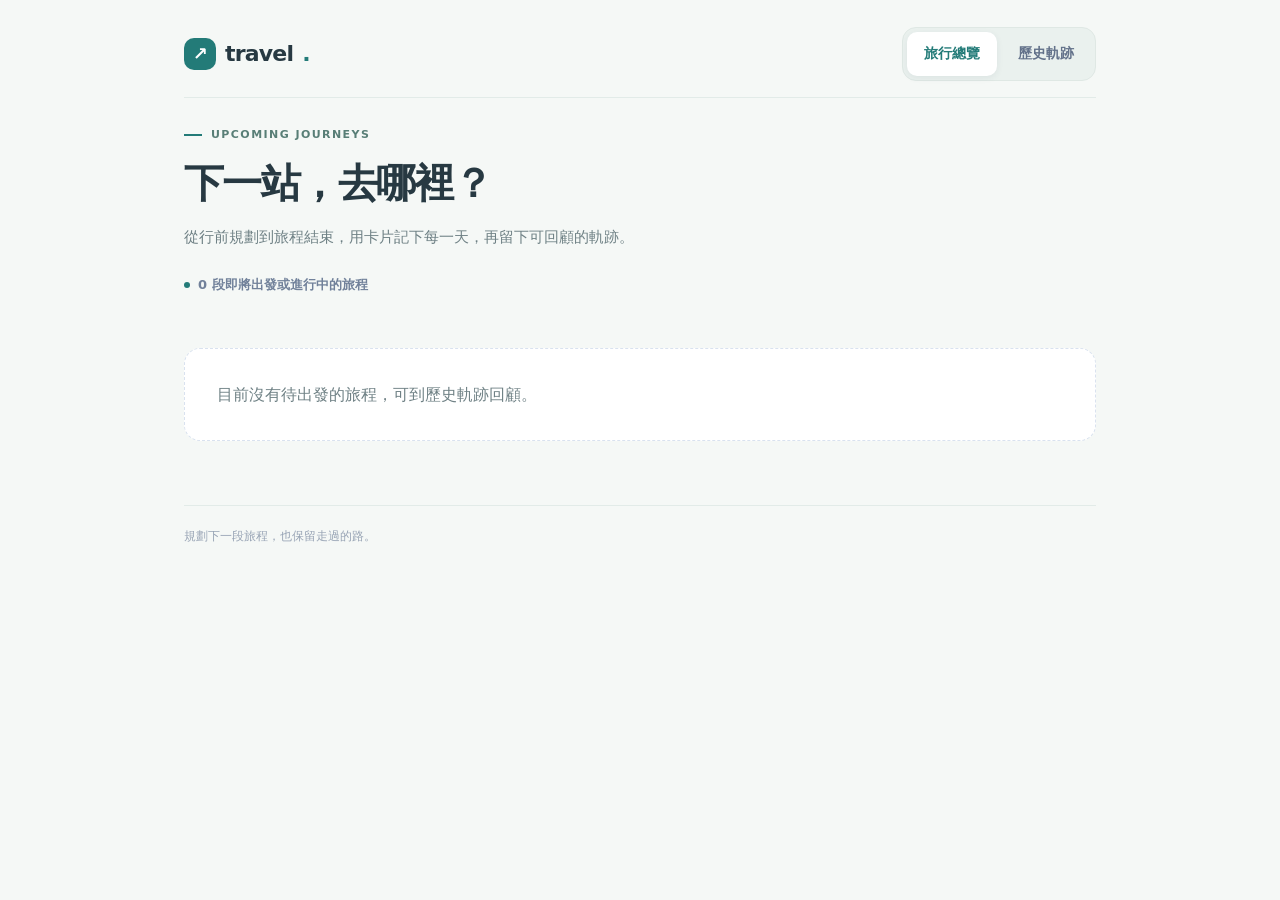
<file: index.html>
<!doctype html>
<html lang="zh-Hant"><head><meta charset="utf-8"><meta name="viewport" content="width=device-width,initial-scale=1"><title>旅行總覽｜travel</title><meta name="description" content="從行前規劃到旅程結束，用卡片記下每一天，再留下可回顧的軌跡。"><link rel="stylesheet" href="assets/css/site.css"><link rel="stylesheet" href="assets/css/navigation.css"><link rel="stylesheet" href="assets/css/mobile.css"></head>
<body data-view="catalog"><main><nav class="site-nav" aria-label="網站導覽"><a class="brand" href="./" aria-label="travel 首頁"><span class="brand-mark" aria-hidden="true">↗</span>travel<span style="color:#265bdd">.</span></a><div class="nav-links"><a href="./" aria-current="page">旅行總覽</a><a href="history.html">歷史軌跡</a></div></nav><header><div class="eyebrow">UPCOMING JOURNEYS</div><h1>下一站，去哪裡？</h1><p class="intro">從行前規劃到旅程結束，用卡片記下每一天，再留下可回顧的軌跡。</p><p id="tripCount" aria-live="polite">載入旅程中…</p></header><div id="trips" class="grid"></div><noscript>請啟用 JavaScript 以查看旅程。<a href="trips/2026-busan/">釜山</a> · <a href="trips/2026-danang/">峴港</a></noscript><footer>規劃下一段旅程，也保留走過的路。</footer></main><script type="module" src="assets/js/catalog.js"></script></body></html>
</file>
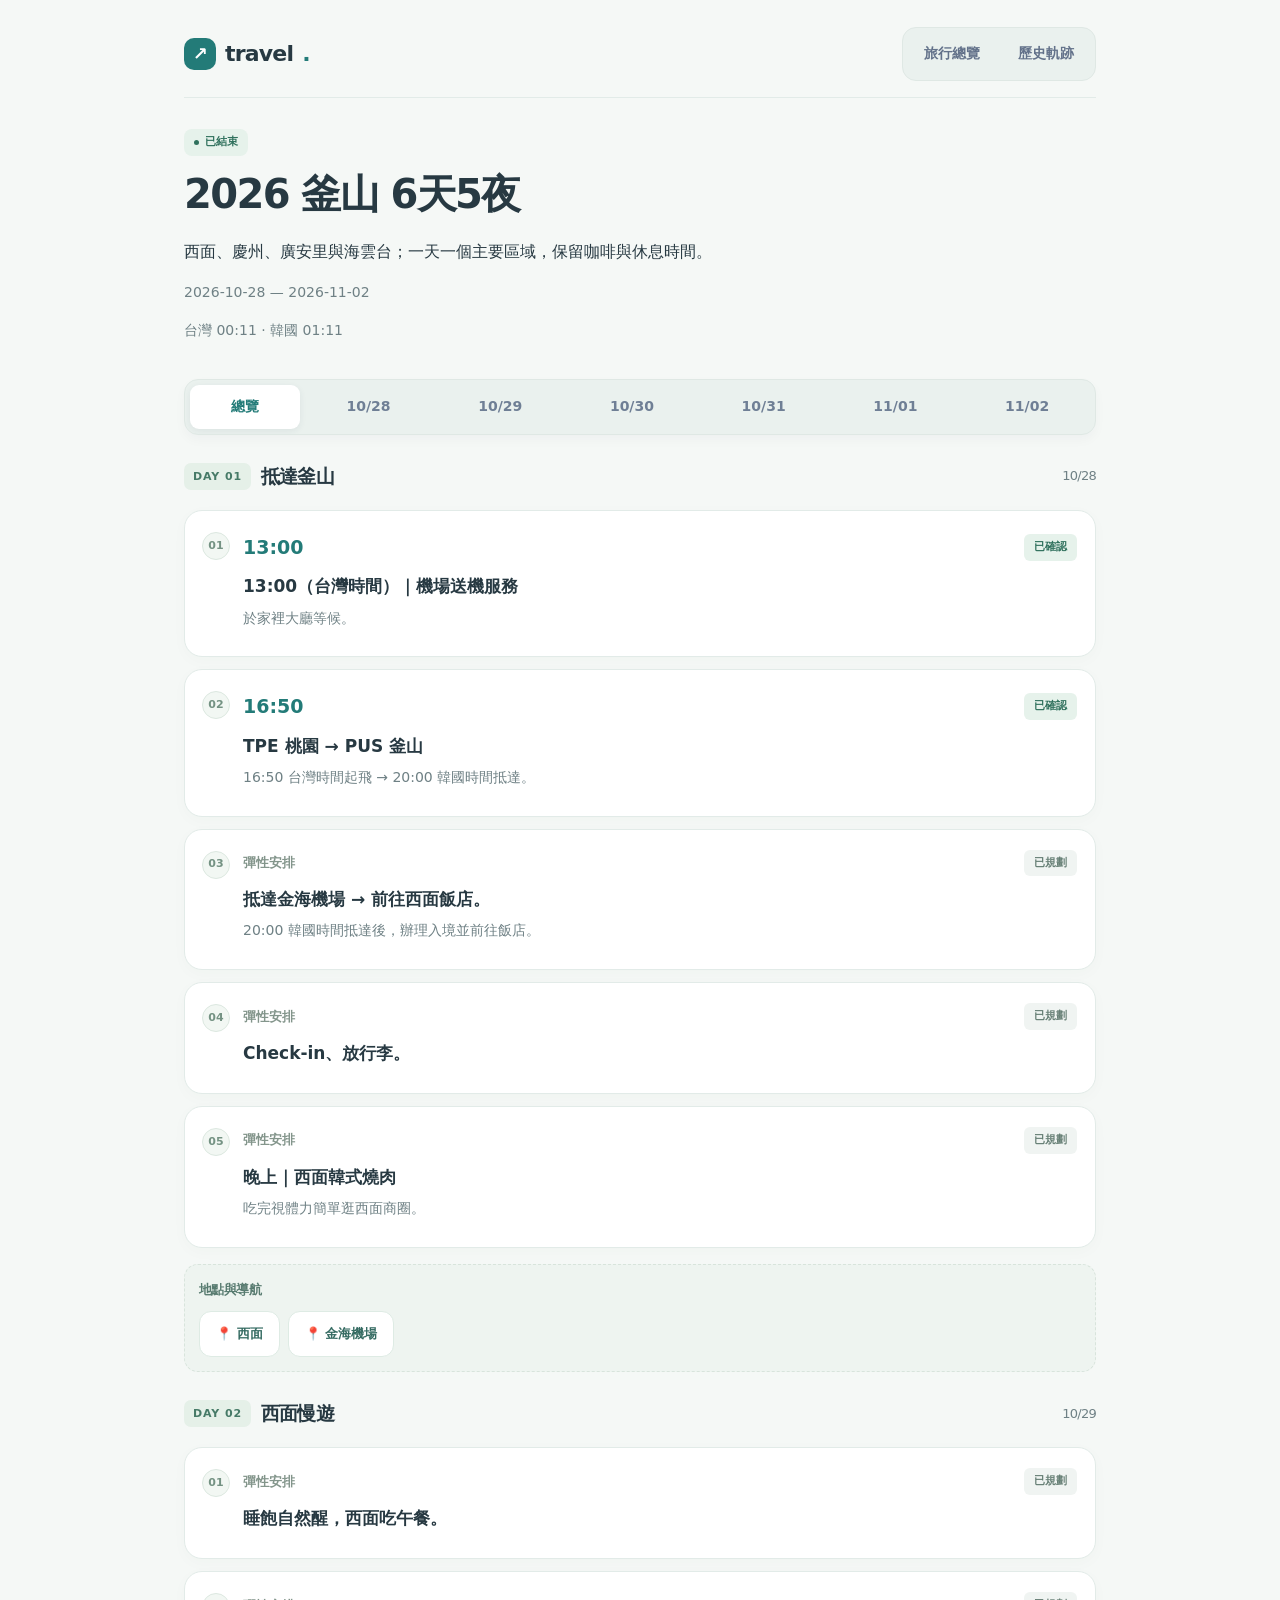
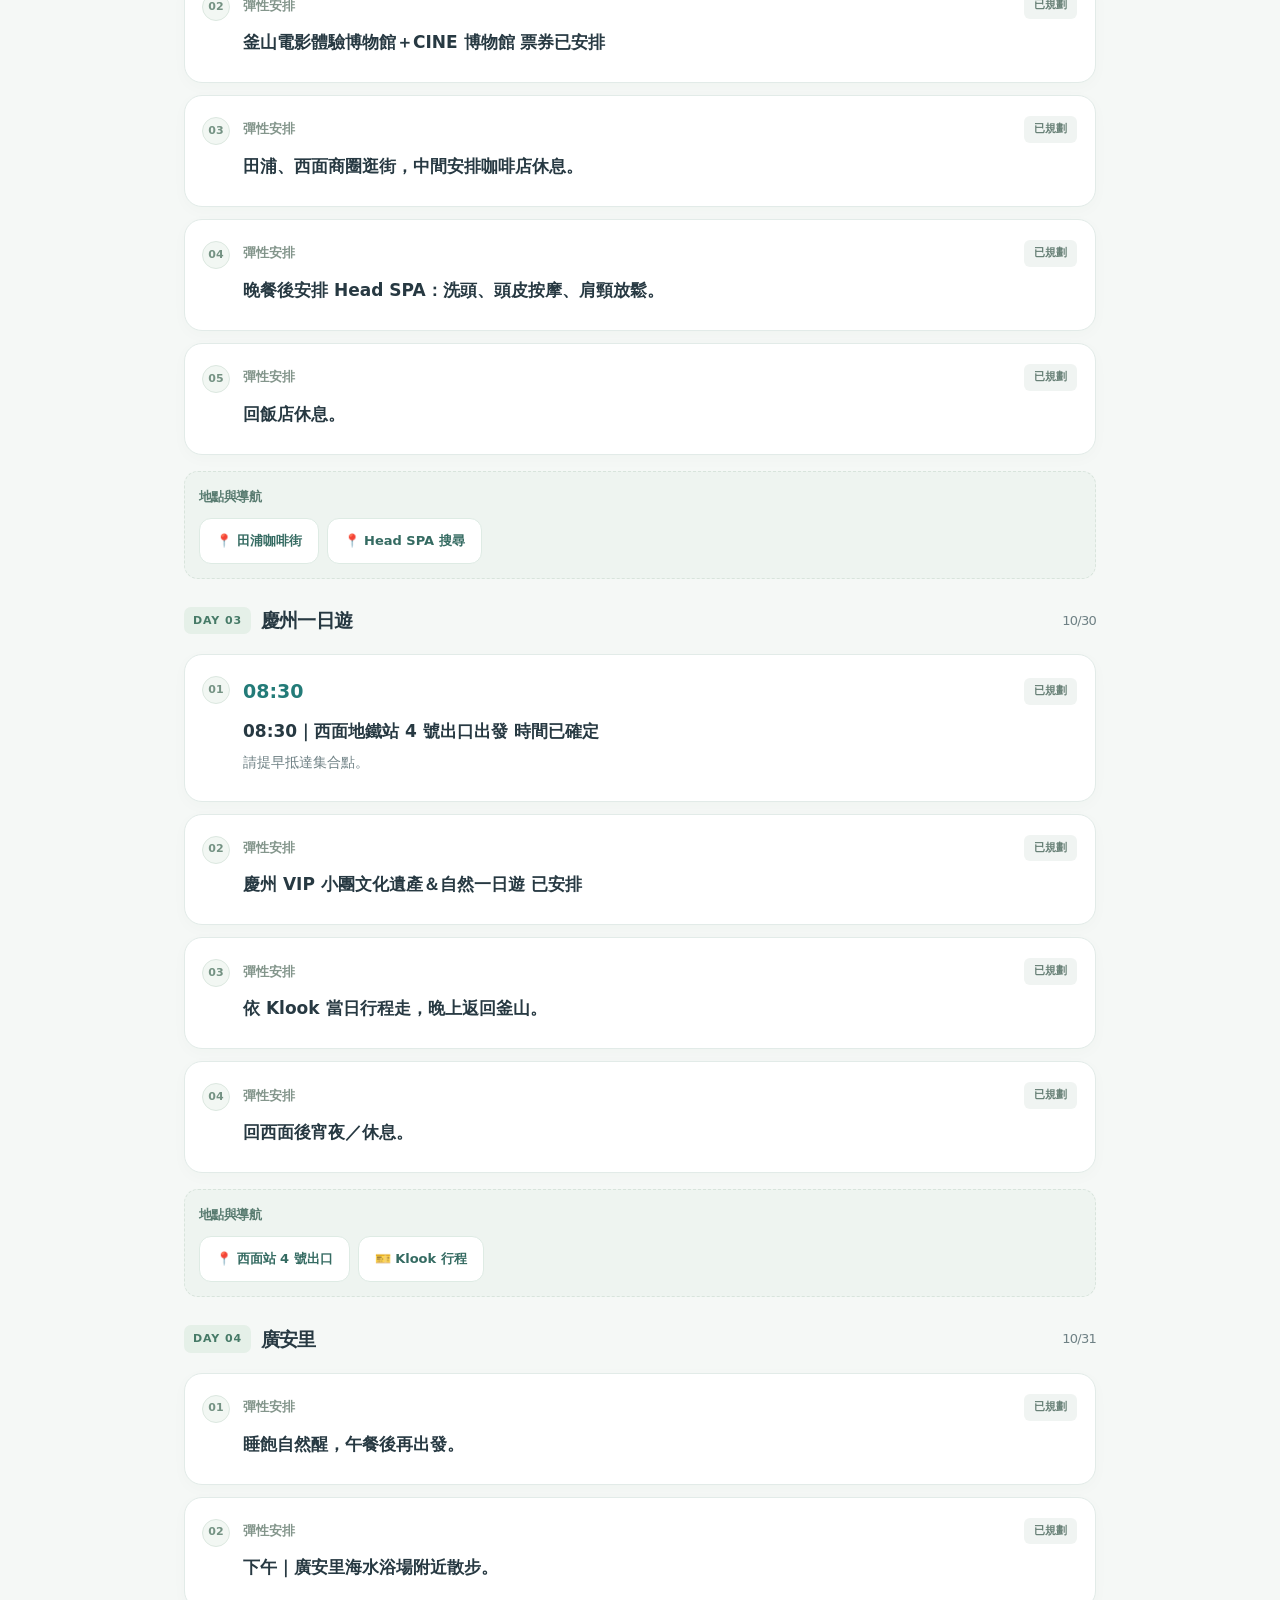
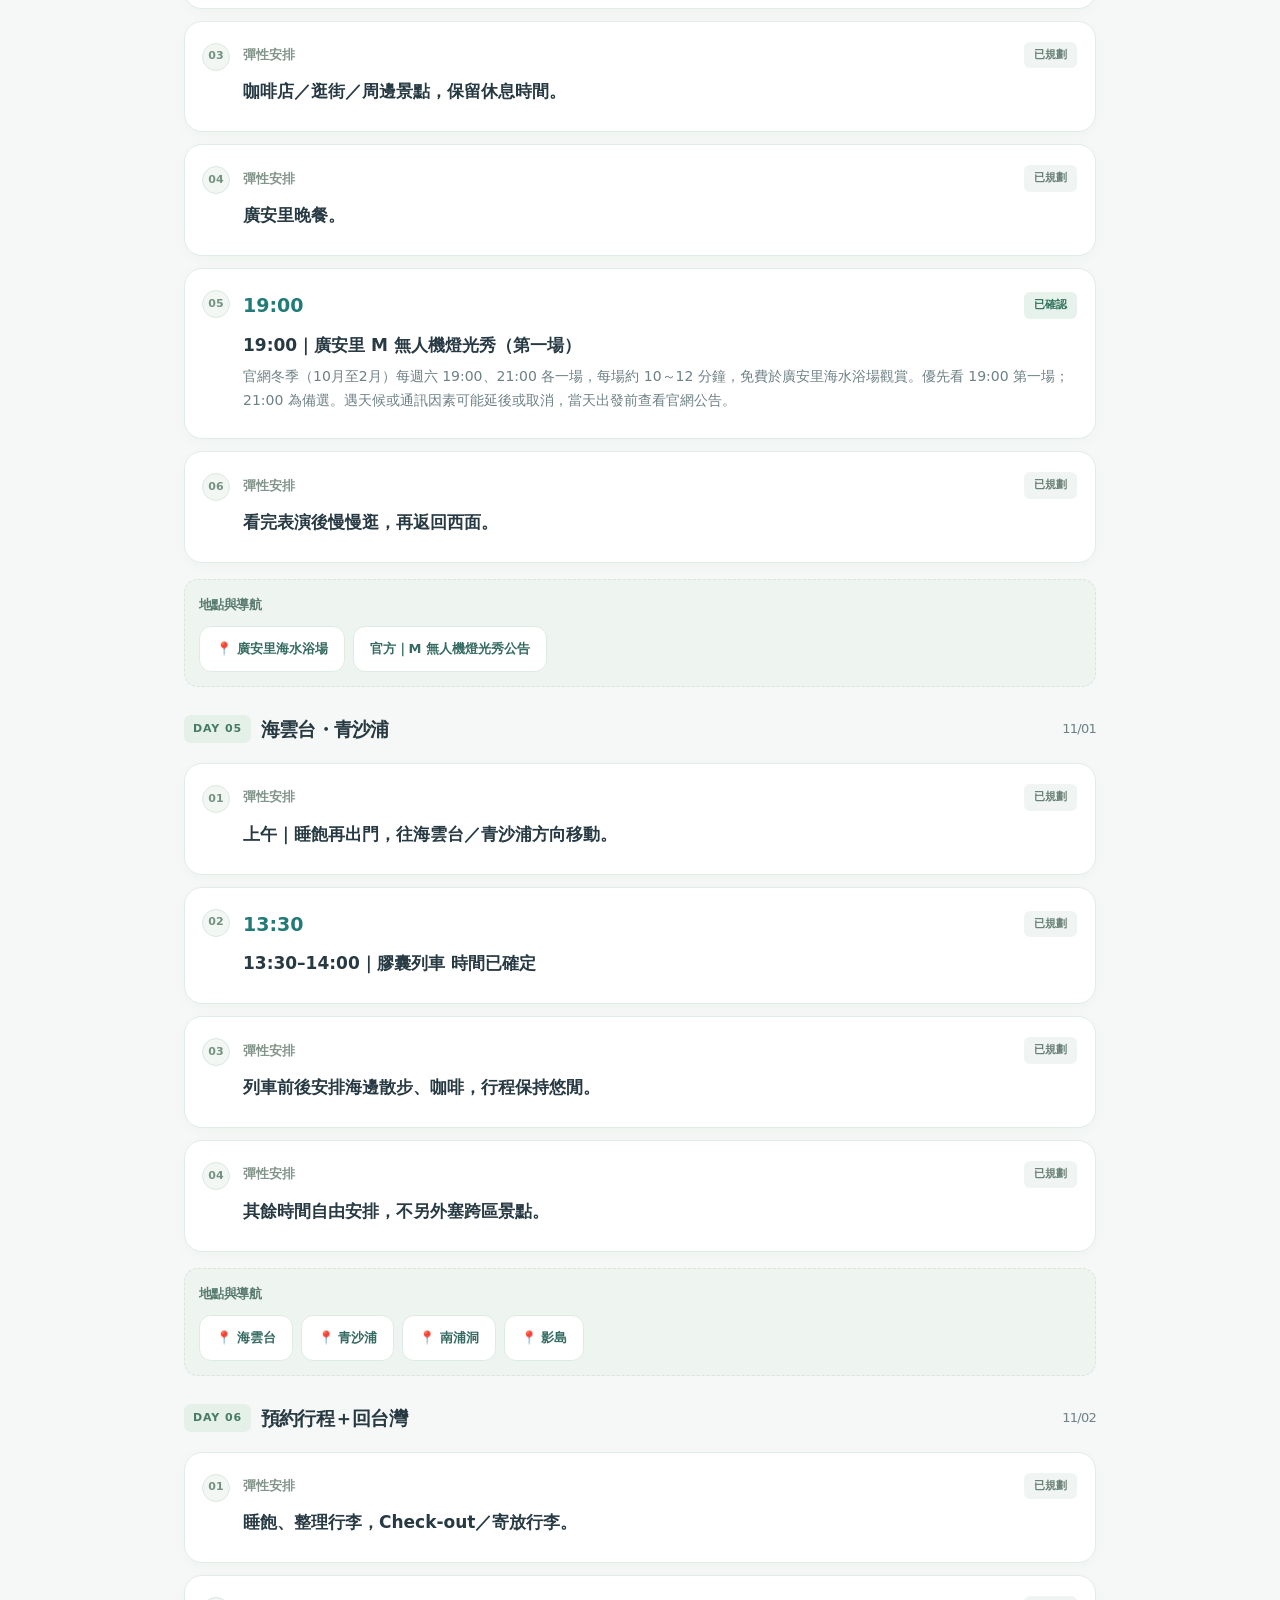
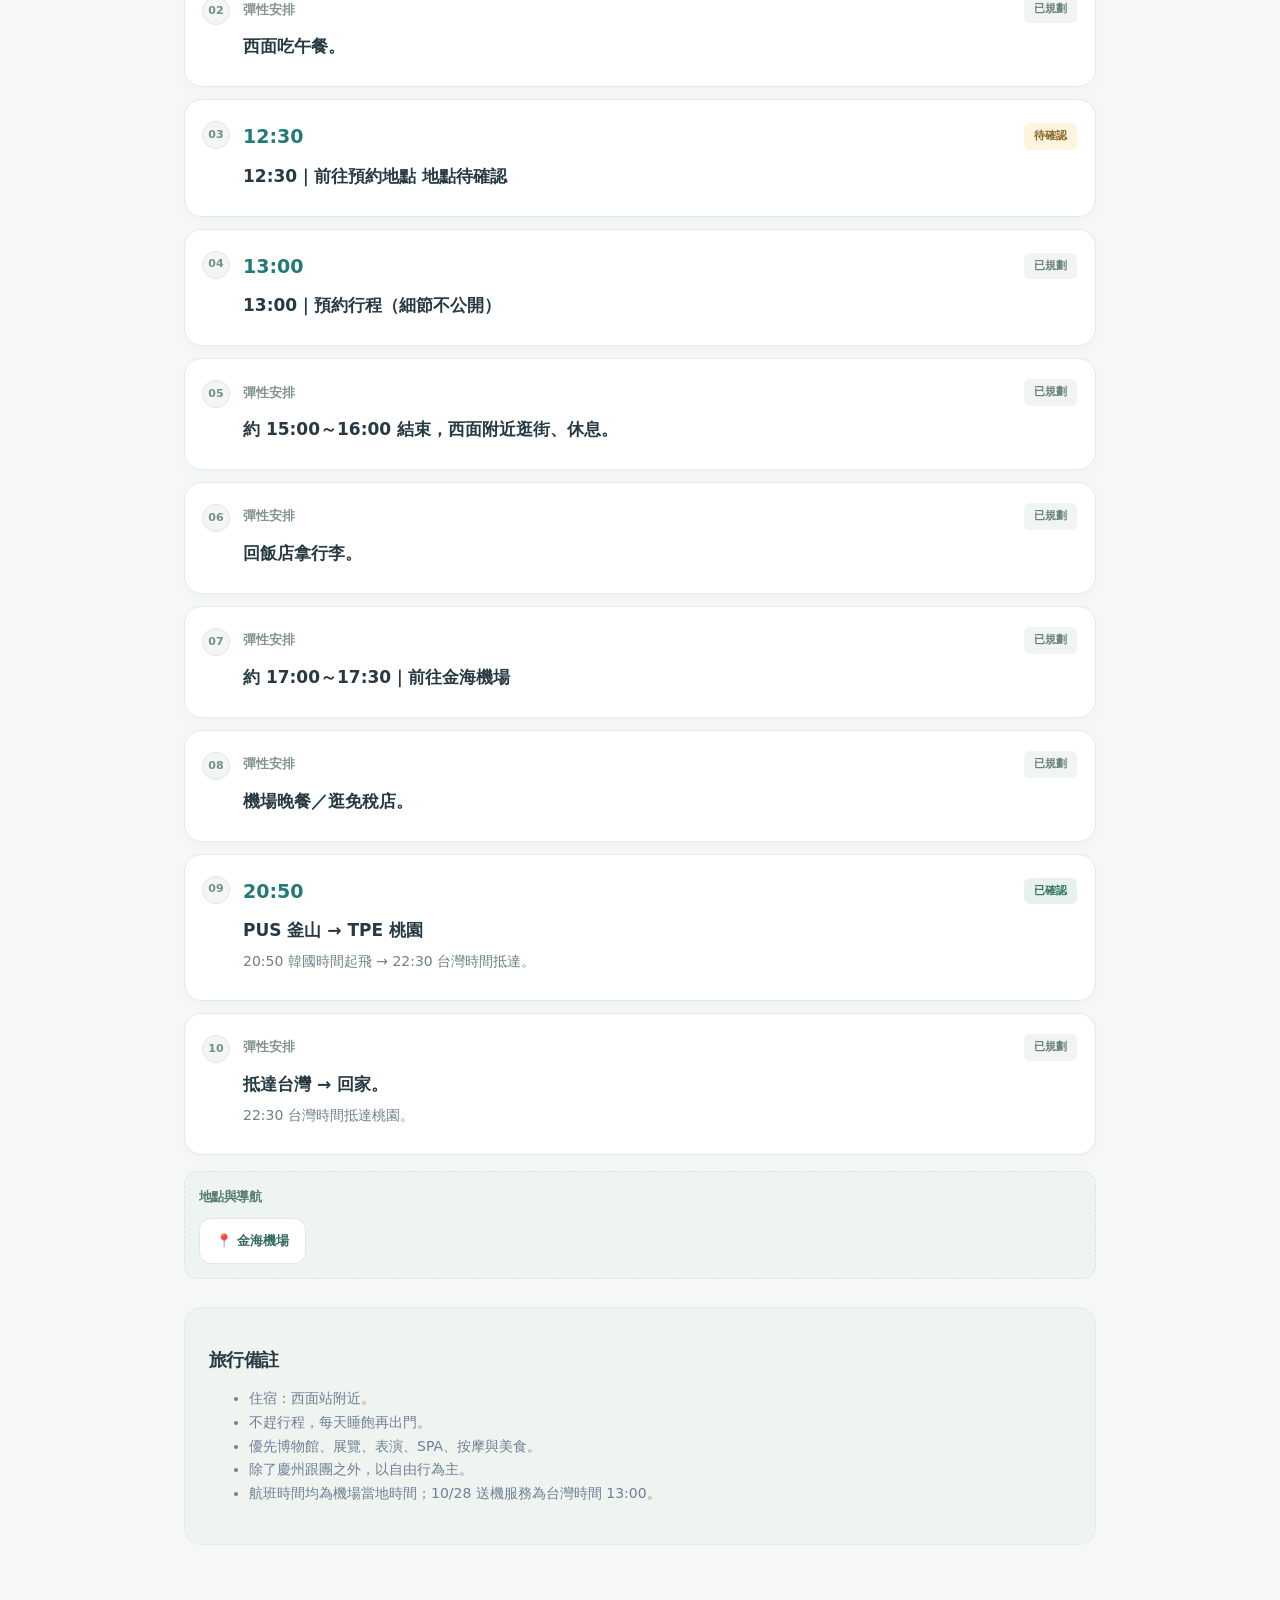
<file: trips/2026-busan/index.html>
<!doctype html>
<html lang="zh-Hant"><head><meta charset="utf-8"><meta name="viewport" content="width=device-width,initial-scale=1"><title>2026 釜山｜travel</title><link rel="stylesheet" href="../../assets/css/site.css"><meta property="og:url" content="https://nelsonyang9527-eng.github.io/travel/trips/2026-busan/"><link rel="stylesheet" href="../../assets/css/navigation.css"><link rel="stylesheet" href="../../assets/css/mobile.css"></head><body><main><nav class="site-nav" aria-label="網站導覽"><a class="brand" href="../../" aria-label="travel 首頁"><span class="brand-mark" aria-hidden="true">↗</span>travel<span style="color:#265bdd">.</span></a><div class="nav-links"><a href="../../">旅行總覽</a><a href="../../history.html">歷史軌跡</a></div></nav><header><span id="status" class="badge">載入中</span><h1 id="title">2026 釜山 6天5夜</h1><p id="summary"></p><p id="dates" class="dates"></p><p id="clock"></p></header><div id="tabs" class="tabs" role="group" aria-label="行程日期"></div><div id="days"></div><aside class="notes"><h2>旅行備註</h2><ul id="notes"></ul></aside><noscript>請啟用 JavaScript 以查看行程卡片。</noscript></main><script type="module" src="../../assets/js/trip.js"></script></body></html>
</file>
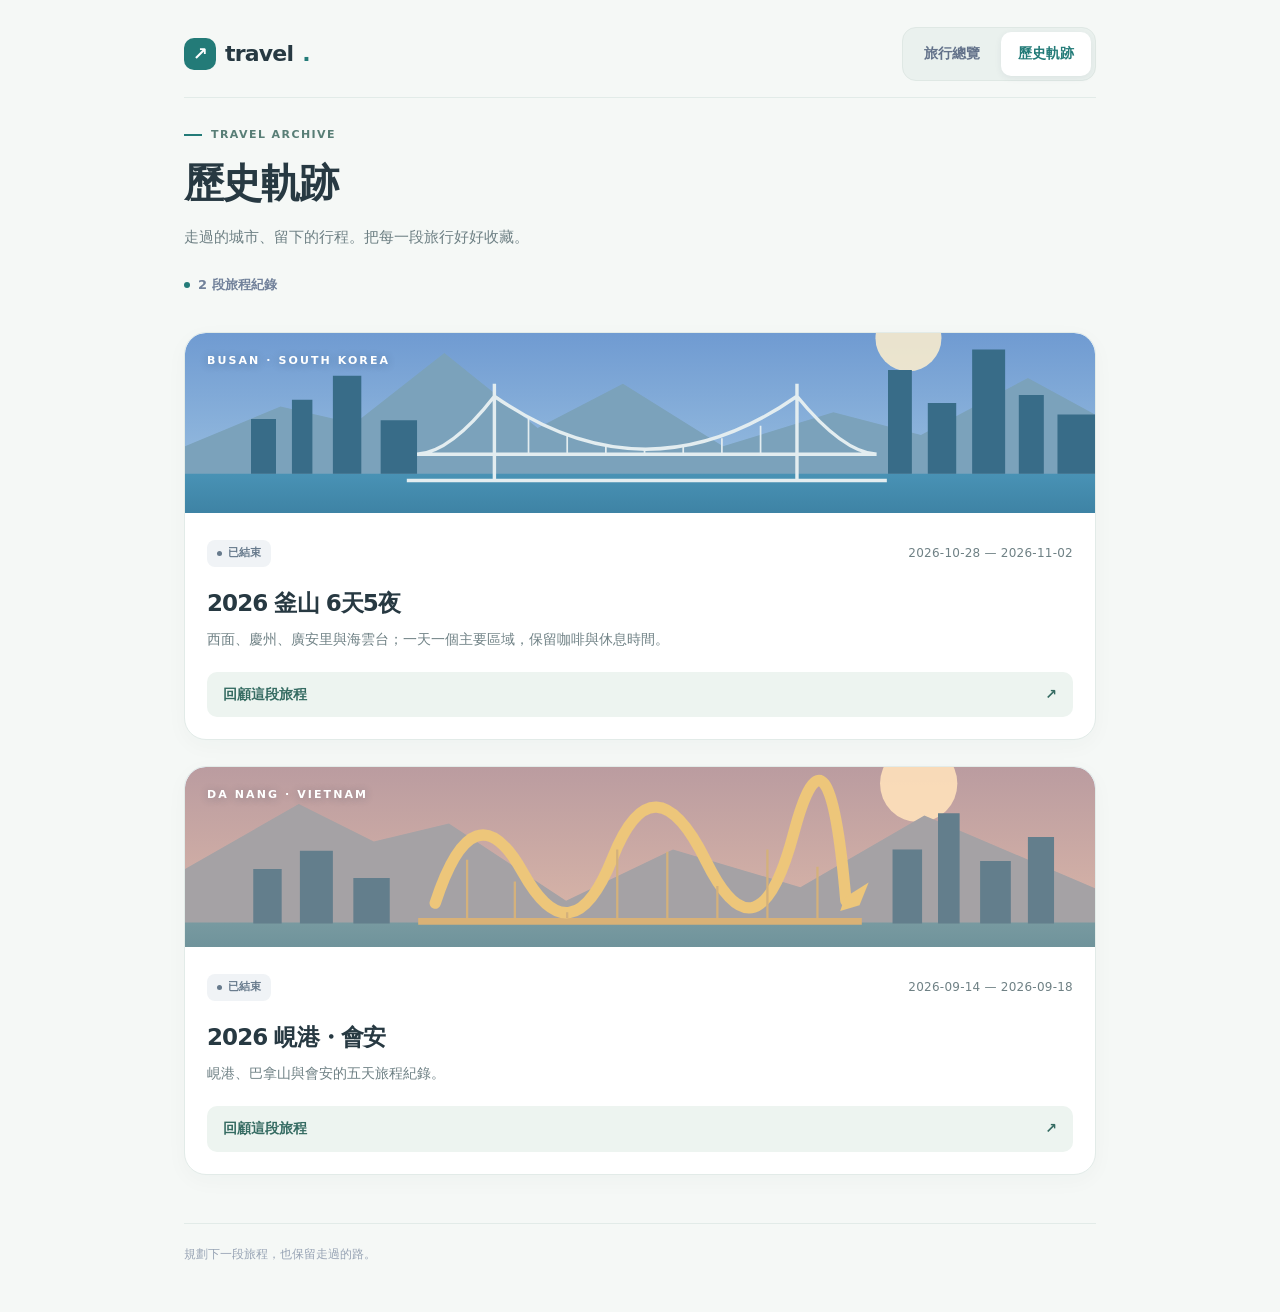
<file: history.html>
<!doctype html>
<html lang="zh-Hant"><head><meta charset="utf-8"><meta name="viewport" content="width=device-width,initial-scale=1"><title>歷史軌跡｜travel</title><meta name="description" content="走過的城市、留下的行程。把每一段旅行好好收藏。"><link rel="stylesheet" href="assets/css/site.css"><link rel="stylesheet" href="assets/css/navigation.css"><link rel="stylesheet" href="assets/css/mobile.css"></head>
<body data-view="history"><main><nav class="site-nav" aria-label="網站導覽"><a class="brand" href="./" aria-label="travel 首頁"><span class="brand-mark" aria-hidden="true">↗</span>travel<span style="color:#265bdd">.</span></a><div class="nav-links"><a href="./">旅行總覽</a><a href="history.html" aria-current="page">歷史軌跡</a></div></nav><header><div class="eyebrow">TRAVEL ARCHIVE</div><h1>歷史軌跡</h1><p class="intro">走過的城市、留下的行程。把每一段旅行好好收藏。</p><p id="tripCount" aria-live="polite">載入旅程中…</p></header><div id="trips" class="timeline"></div><noscript>請啟用 JavaScript 以查看旅程。<a href="trips/2026-busan/">釜山</a> · <a href="trips/2026-danang/">峴港</a></noscript><footer>規劃下一段旅程，也保留走過的路。</footer></main><script type="module" src="assets/js/catalog.js"></script></body></html>
</file>
<file: assets/css/site.css>
:root{color-scheme:light;--ink:#172c48;--muted:#748197;--accent:#265bdd;--line:#e4eaf2;--paper:#fff;--background:#f5f7fb}
*{box-sizing:border-box}body{margin:0;background:var(--background);color:var(--ink);font-family:system-ui,-apple-system,"Noto Sans TC",sans-serif;line-height:1.7;-webkit-font-smoothing:antialiased}main{max-width:1040px;margin:auto;padding:24px 28px 64px}a{color:var(--accent);text-underline-offset:4px}h1,h2,h3{letter-spacing:-.04em}h1{font-size:clamp(30px,5vw,46px);margin:10px 0 14px;line-height:1.35}h2{font-size:24px;line-height:1.4}h3{font-size:17px;margin:10px 0}header{margin-bottom:36px}.eyebrow{display:flex;align-items:center;gap:9px;color:#547094;letter-spacing:.13em;font-size:11px;font-weight:800}.eyebrow::before{content:"";width:18px;height:2px;background:#4273d6}.intro{max-width:570px;font-size:15px;color:var(--muted);margin:0}.dates,#clock{color:var(--muted);font-size:14px}#tripCount{font-size:13px;font-weight:600;color:#71819a;display:flex;align-items:center;gap:8px;margin:24px 0 0}#tripCount::before{content:"";width:6px;height:6px;border-radius:50%;background:#638beb}.grid{display:grid;grid-template-columns:repeat(auto-fit,minmax(min(100%,300px),1fr));gap:24px}.trip-card{overflow:hidden;border:1px solid #e2e8f0;border-radius:22px;background:white;box-shadow:0 7px 24px #182d4710;transition:transform .2s,box-shadow .2s}.trip-card:hover{transform:translateY(-3px);box-shadow:0 12px 30px #182d4718}.trip-cover{height:180px;position:relative;overflow:hidden;background:#c9dffc}.trip-cover img{width:100%;height:100%;object-fit:cover}.cover-label{position:absolute;top:19px;left:22px;color:#fff;font-size:11px;letter-spacing:.19em;font-weight:800;text-shadow:0 1px 8px #18345050}.trip-body{padding:24px}.trip-body .trip-meta{display:flex;align-items:center;justify-content:space-between;gap:12px}.trip-body h2{margin:15px 0 9px;font-size:25px}.trip-body p{white-space:pre-line;font-size:14px;color:var(--muted);margin:8px 0}.trip-body .dates{font-size:12px;letter-spacing:.02em}.trip-card .button{margin-top:20px;width:100%;display:flex;justify-content:space-between;align-items:center}.badge,.event-status{display:inline-flex;align-items:center;gap:6px;color:#315fc6;background:#edf3ff;border-radius:7px;padding:4px 10px;font-size:11px;font-weight:700}.badge::before{content:"";width:5px;height:5px;background:currentColor;border-radius:50%}.trip-card[data-status=completed] .badge{color:#677a8c;background:#f0f3f6}.button{display:inline-block;background:var(--accent);color:white;text-decoration:none;border-radius:11px;padding:11px 16px;font-size:14px;font-weight:700;transition:background .16s}.button:hover{background:#1c49b9}.button.secondary{color:#355b94;background:#edf2fa;font-size:13px}.button.secondary:hover{background:#e1eaf8}.day-card,.notes{background:var(--paper);border:1px solid var(--line);border-radius:18px;padding:24px}.day-card{margin:22px 0}.day-card>h2{font-size:19px;margin:0 0 22px}.event-card{border:1px solid #e7edf4;border-radius:12px;padding:18px;margin:12px 0;background:#fff}.event-card p{white-space:pre-line;color:#758198;font-size:14px;margin:8px 0}.event-card time{color:var(--muted);font-size:13px}.event-status{font-size:10px;background:#f2f5fa;color:#7a879c}.tabs{display:flex;gap:6px;overflow-x:auto;padding:6px;background:#eaf0f6;border:1px solid #e1e8f0;border-radius:14px;margin:24px 0;scrollbar-width:thin}.tab{flex:1 0 auto;border:0;border-radius:9px;background:transparent;color:#6f7f95;padding:9px 14px;font:inherit;font-size:13px;font-weight:650;cursor:pointer;transition:background .16s}.tab:hover{background:#f8fafc}.tab[aria-pressed=true]{background:white;color:#2455c5;box-shadow:0 2px 7px #24375512}.links{display:flex;gap:8px;flex-wrap:wrap;margin-top:20px}.empty{padding:32px;background:white;border:1px dashed #d9e2ef;border-radius:16px;color:var(--muted)}.timeline{position:relative;border-left:1px solid #d6e0ed;padding-left:30px;margin-left:6px}.timeline .trip-card{max-width:620px;margin-bottom:26px;overflow:visible;position:relative}.timeline .trip-cover{border-radius:21px 21px 0 0;overflow:hidden}.timeline .trip-card::before{content:"";position:absolute;left:-37px;top:28px;width:11px;height:11px;border:3px solid var(--background);background:#6082b4;border-radius:50%;box-shadow:0 0 0 1px #b7c9e0}.timeline .trip-cover{height:154px}.timeline .button{background:#f0f4fa;color:#46658e}.timeline .button:hover{background:#e2ebf7}.notes{margin-top:28px;color:#6f7f95;font-size:14px}.notes h2{font-size:18px;color:var(--ink)}footer{margin-top:48px;padding-top:20px;border-top:1px solid var(--line);color:#98a4b5;font-size:12px}[hidden]{display:none!important}a:focus-visible,button:focus-visible{outline:3px solid #4274e3;outline-offset:4px}@media(max-width:520px){main{padding:18px 18px 44px}header{margin-bottom:28px}h1{font-size:30px}.intro{font-size:14px}.trip-cover{height:168px}.trip-body{padding:20px}.trip-body h2{font-size:23px}.day-card,.notes{padding:18px}.event-card{padding:15px}.tabs{border-radius:12px}.tab{padding:8px 12px}.timeline{padding-left:21px;margin-left:4px}.timeline .trip-card::before{left:-28px}.timeline .trip-cover{height:145px}}
@media(prefers-reduced-motion:reduce){*{transition:none!important}.trip-card:hover{transform:none}}
</file>
<file: assets/css/navigation.css>
.site-nav{display:flex;align-items:center;justify-content:space-between;gap:16px;margin:0 0 42px;padding:12px 0 20px;border-bottom:1px solid #e2e7ee}.site-nav .brand{display:inline-flex;align-items:center;gap:9px;text-decoration:none;color:#172c48;font-size:22px;font-weight:800;letter-spacing:-.8px}.brand-mark{display:grid;place-items:center;width:32px;height:32px;border-radius:10px;background:#265bdd;color:#fff;font-size:18px;line-height:1}.nav-links{display:flex;gap:4px;padding:4px;background:#eaf0f6;border:1px solid #e1e8f0;border-radius:14px}.nav-links a{display:inline-flex;align-items:center;justify-content:center;min-height:40px;padding:8px 17px;text-decoration:none;white-space:nowrap;color:#63728a;font-size:14px;font-weight:700;border-radius:10px;transition:background .16s,color .16s}.nav-links a:hover{background:#f8fafc;color:#172c48}.nav-links a[aria-current=page]{background:#fff;color:#2455c5;box-shadow:0 2px 7px #24375512}.site-nav a:focus-visible{outline:3px solid #4274e3;outline-offset:4px}@media(max-width:520px){.site-nav{gap:10px;margin-bottom:28px;padding-bottom:16px}.site-nav .brand{font-size:20px}.brand-mark{width:28px;height:28px;font-size:16px}.nav-links a{font-size:13px;padding:8px 12px;min-height:38px}}
</file>
<file: assets/css/mobile.css>
/* Shared layout and touch behavior across catalog, archive and all trips. */
:root{--page-width:960px;--page-gutter:24px;--nav-height:82px;--ink:#172c48;--muted:#748197;--accent:#265bdd;--line:#e4eaf2;--paper:#fff;--background:#f5f7fb}
html{scroll-padding-top:calc(var(--nav-height) + 80px);-webkit-text-size-adjust:100%}
html body{background:var(--background);color:var(--ink);font-family:system-ui,-apple-system,"Noto Sans TC",sans-serif;line-height:1.7;-webkit-font-smoothing:antialiased}
html body main{width:100%;max-width:var(--page-width);margin:0 auto;padding:16px var(--page-gutter) 48px;padding-bottom:calc(48px + env(safe-area-inset-bottom))}
html body main .site-nav{position:sticky;top:0;z-index:30;min-height:var(--nav-height);margin:0 0 28px;padding:10px 0 16px;background:var(--background);border-bottom:1px solid var(--line)}
html body main .site-nav .brand{min-height:44px}
html body main .nav-links a{min-height:44px}
html body main .tabs,html body main .day-tabs-wrap{position:sticky;top:var(--nav-height);z-index:20;margin:0 0 20px;border:1px solid #e1e8f0;border-radius:14px;background:#eaf0f6;padding:5px;box-shadow:0 5px 12px #172c4808;overflow-x:auto;scrollbar-width:none}
html body main .tabs::-webkit-scrollbar,html body main .day-tabs::-webkit-scrollbar{display:none}
html body main .tab,html body main .day-tab{flex:1 0 auto;min-height:44px;padding:9px 14px;border:0;border-radius:9px;background:transparent;color:#6f7f95;font:inherit;font-size:14px;font-weight:650;white-space:nowrap;touch-action:manipulation}
html body main .tab[aria-pressed=true],html body main .day-tab.active{background:#fff;color:#2455c5;box-shadow:0 2px 7px #24375512}
html body main .button,html body main .mapbtn,html body main .rec-map-btn,html body main .tl-map-btn{min-height:44px;touch-action:manipulation}
html body main h1{font-size:clamp(28px,4.5vw,40px);line-height:1.4;letter-spacing:-.04em}
html body main .day-card,html body main .card,html body main .notes{border-radius:18px;border:1px solid var(--line);background:#fff;box-shadow:none;padding:24px;margin:20px 0}
html body main .day-card>h2{font-size:20px;margin:0 0 20px}
html body main .event-card{border-radius:12px;border:1px solid var(--line);padding:18px}
html body main a,html body main button{-webkit-tap-highlight-color:#265bdd18}
html body main a:focus-visible,html body main button:focus-visible{outline:3px solid #4274e3;outline-offset:3px}
@media(max-width:600px){:root{--page-gutter:16px;--nav-height:78px}html body main{padding-top:8px}html body main .site-nav{gap:8px;margin-bottom:24px;padding:8px 0 12px}html body main .site-nav .brand{font-size:20px;gap:6px}html body main .nav-links a{padding:8px 10px;font-size:13px}html body main h1{font-size:28px}html body main .day-card,html body main .card,html body main .notes{padding:18px}html body main .event-card{padding:15px}html body main .tabs,html body main .day-tabs-wrap{border-radius:12px}html body main .tab,html body main .day-tab{padding:9px 12px}html body main .trip-body .trip-meta{flex-wrap:wrap;gap:4px 10px}html body main .trip-body .trip-meta .dates{margin:0}html body main .event-card p{font-size:15px}html body main .links .button{flex-grow:1;text-align:center}html body main header{margin-bottom:24px}}
@media(prefers-reduced-motion:reduce){html{scroll-behavior:auto}*{transition:none!important}}
html body main [hidden]{display:none!important}
html body main .card.trip-day{padding:24px!important}
@media(max-width:600px){html body main .card.trip-day{padding:18px!important}}
/* Archive links follow the same available card width as the overview. */
html body main .timeline{margin-left:0;padding-left:0;border-left:0}
html body main .timeline .trip-card{width:100%;max-width:none;overflow:hidden}
html body main .timeline .trip-card::before{display:none}
html body main .timeline .trip-cover{height:180px}
@media(max-width:600px){html body main .timeline .trip-cover{height:168px}}
/* Travel cards: a softer shared palette and clearer mobile hierarchy. */
:root{--ink:#273942;--muted:#6f8185;--accent:#237b78;--line:#e2ebe8;--background:#f5f8f6}
html body main .site-nav .brand{color:var(--ink)}
html body main .brand-mark{background:var(--accent)}
html body main .brand>span:last-child{color:var(--accent)!important}
html body main .nav-links,html body main .tabs,html body main .day-tabs-wrap{background:#eaf1ee;border-color:#dfe8e4}
html body main .nav-links a[aria-current=page],html body main .tab[aria-pressed=true],html body main .day-tab.active{color:var(--accent)}
html body main .eyebrow{color:#587e76}
html body main .eyebrow::before,html body main #tripCount::before{background:var(--accent)}
html body main .trip-card{border-color:var(--line);box-shadow:0 6px 22px #23443808}
html body main .trip-body h2{font-size:23px}
html body main .badge{background:#e6f2eb;color:#30715d;border-radius:8px}
html body main .button{background:var(--accent);border-radius:12px}
html body main .button:hover{background:#1c6563}
html body main .button.secondary,html body main .timeline .button,html body main .mapbtn{background:#edf4f0;color:#356b62}
html body main .day-card{border:0;background:transparent;padding:0;margin:28px 0}
html body main .day-card>h2{font-size:19px;display:flex;align-items:center;gap:10px}
html body main .day-card>h2::before{display:none}
html body main .event-card{position:relative;padding:20px 18px 20px 58px;border:1px solid var(--line);border-radius:18px;box-shadow:0 4px 16px #23443806;margin:12px 0;background:#fff}
html body main .event-heading{display:flex;justify-content:space-between;align-items:center;gap:12px;margin-bottom:10px}
html body main .event-heading time{font-size:19px;font-weight:750;color:var(--accent);font-variant-numeric:tabular-nums}
html body main .event-card h3{font-size:17px;line-height:1.6;margin:6px 0;letter-spacing:0}
html body main .event-status{background:#f0f4f2;color:#657e74;font-size:11px;border-radius:6px;font-weight:600}
html body main .event-card[data-status=confirmed] .event-status{background:#e6f2eb;color:#30715d}
html body main .event-card[data-status=tentative] .event-status{background:#fff4de;color:#866326}
html body main .event-card p{color:var(--muted);margin:6px 0;font-size:14px}
html body main .day-links{border:1px dashed #d8e4dc;border-radius:14px;padding:14px;background:#eef4f0;margin-top:16px}
html body main .day-links h3{margin:0 0 10px;font-size:13px;color:#587b70;font-weight:650}
html body main .day-links .links{margin-top:0}
html body main .day-links .button{background:white;border:1px solid #deebe4;color:#356b62}
html body main .notes{background:#eff4f0}
html body main a:focus-visible,html body main button:focus-visible{outline-color:var(--accent)}
@media(max-width:600px){html body main .day-card{padding:0}html body main .event-card{padding:18px 14px 18px 52px}html body main .event-card p{font-size:15px}}

/* Day separators and numbered stops keep the itinerary easy to scan. */
html body main .day-heading{flex-wrap:wrap;gap:8px 12px;margin-bottom:18px}
html body main .day-number{font-size:11px;letter-spacing:.08em;color:#467a67;background:#e5f0e8;padding:6px 9px;border-radius:7px;white-space:nowrap}
html body main .day-date{margin-left:auto;font-size:13px;font-weight:500;color:var(--muted);font-variant-numeric:tabular-nums}
html body main .event-number{position:absolute;left:17px;top:21px;display:grid;place-items:center;width:28px;height:28px;border:1px solid #dce8e0;border-radius:50%;background:#f2f7f3;color:#749283;font-size:11px;font-weight:700}
html body main .event-time-flexible{font-size:13px;font-weight:600;color:#83958b}
html body main .event-heading{flex-wrap:wrap;gap:8px}
html body main .event-card .links{padding-top:12px;border-top:1px solid var(--line);margin-top:14px}
html body main .trip-card .trip-body{padding:22px}
html body main .trip-card .button{border-radius:10px;font-weight:650}
@media(max-width:600px){html body main .event-number{left:13px;top:20px;width:26px;height:26px}html body main .event-card h3{font-size:16px}html body main .event-card p{font-size:14px}html body main .trip-body{padding:20px}}
</file>
